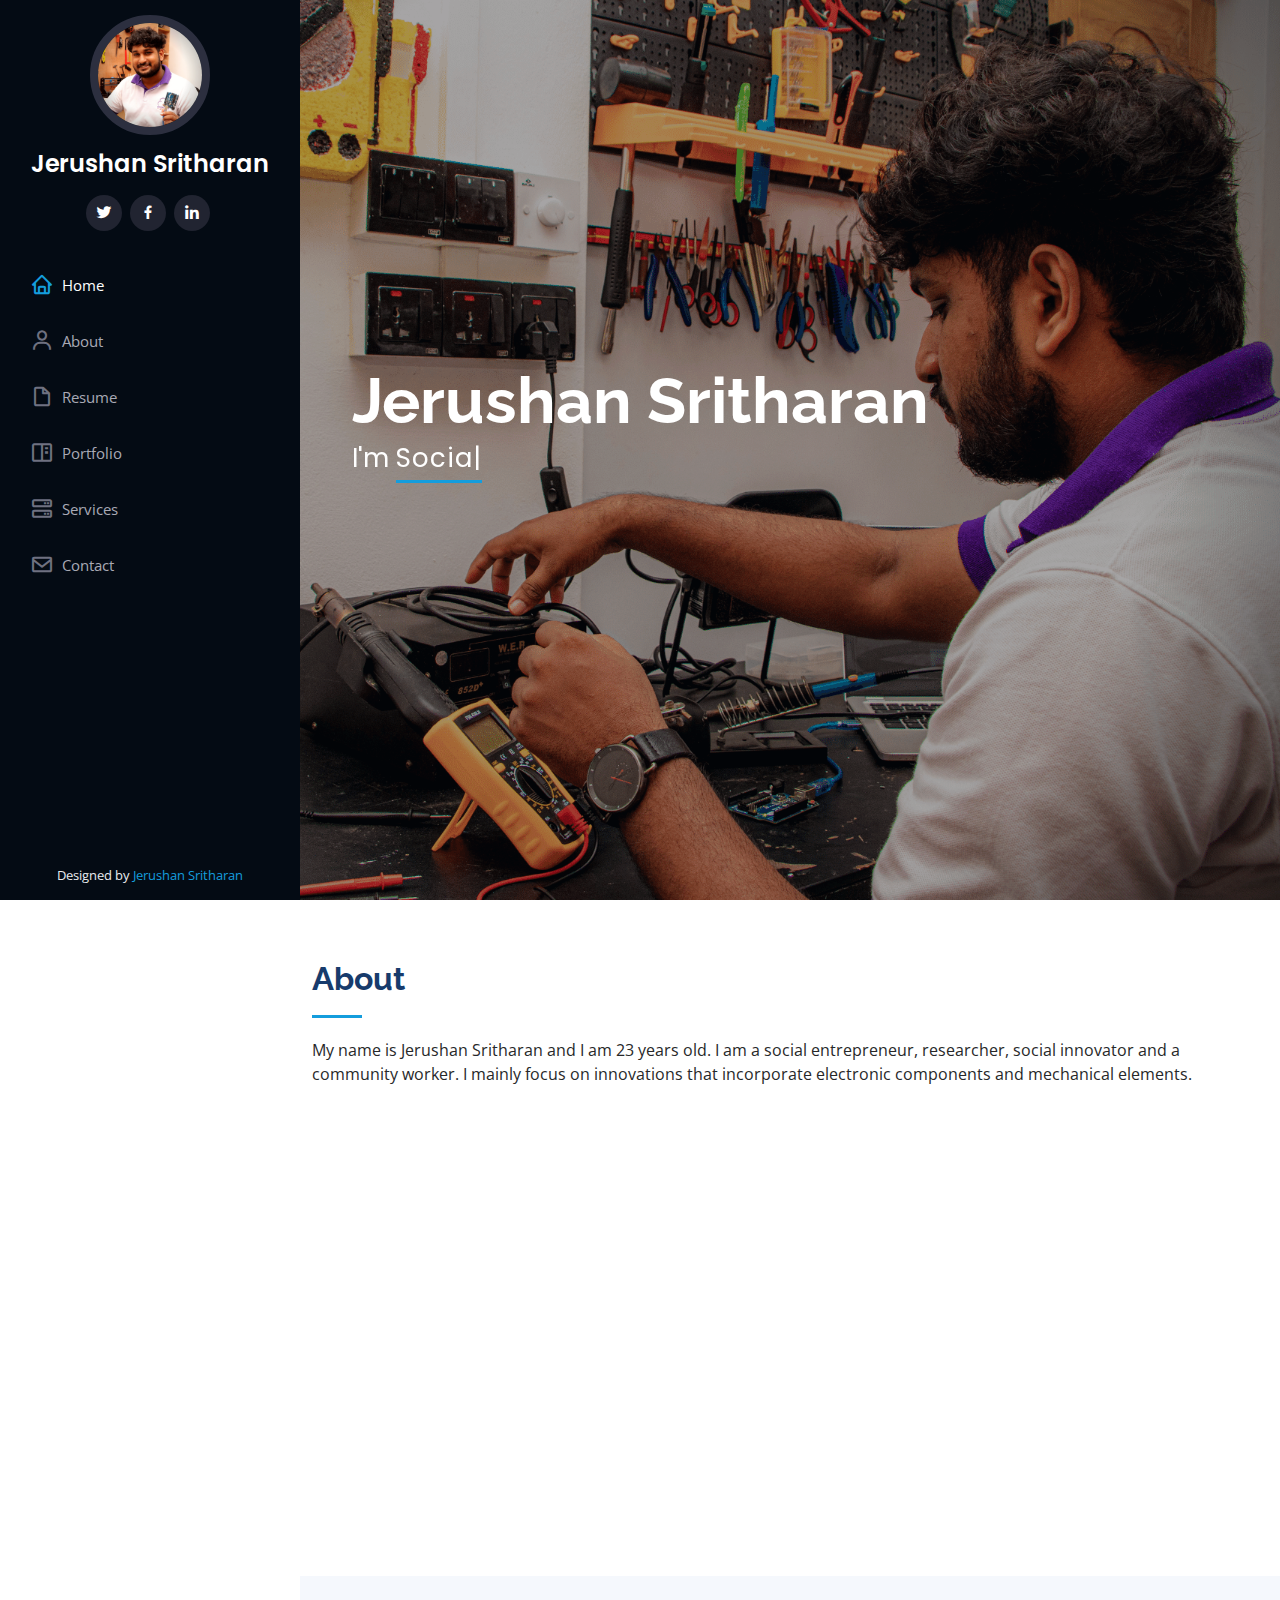
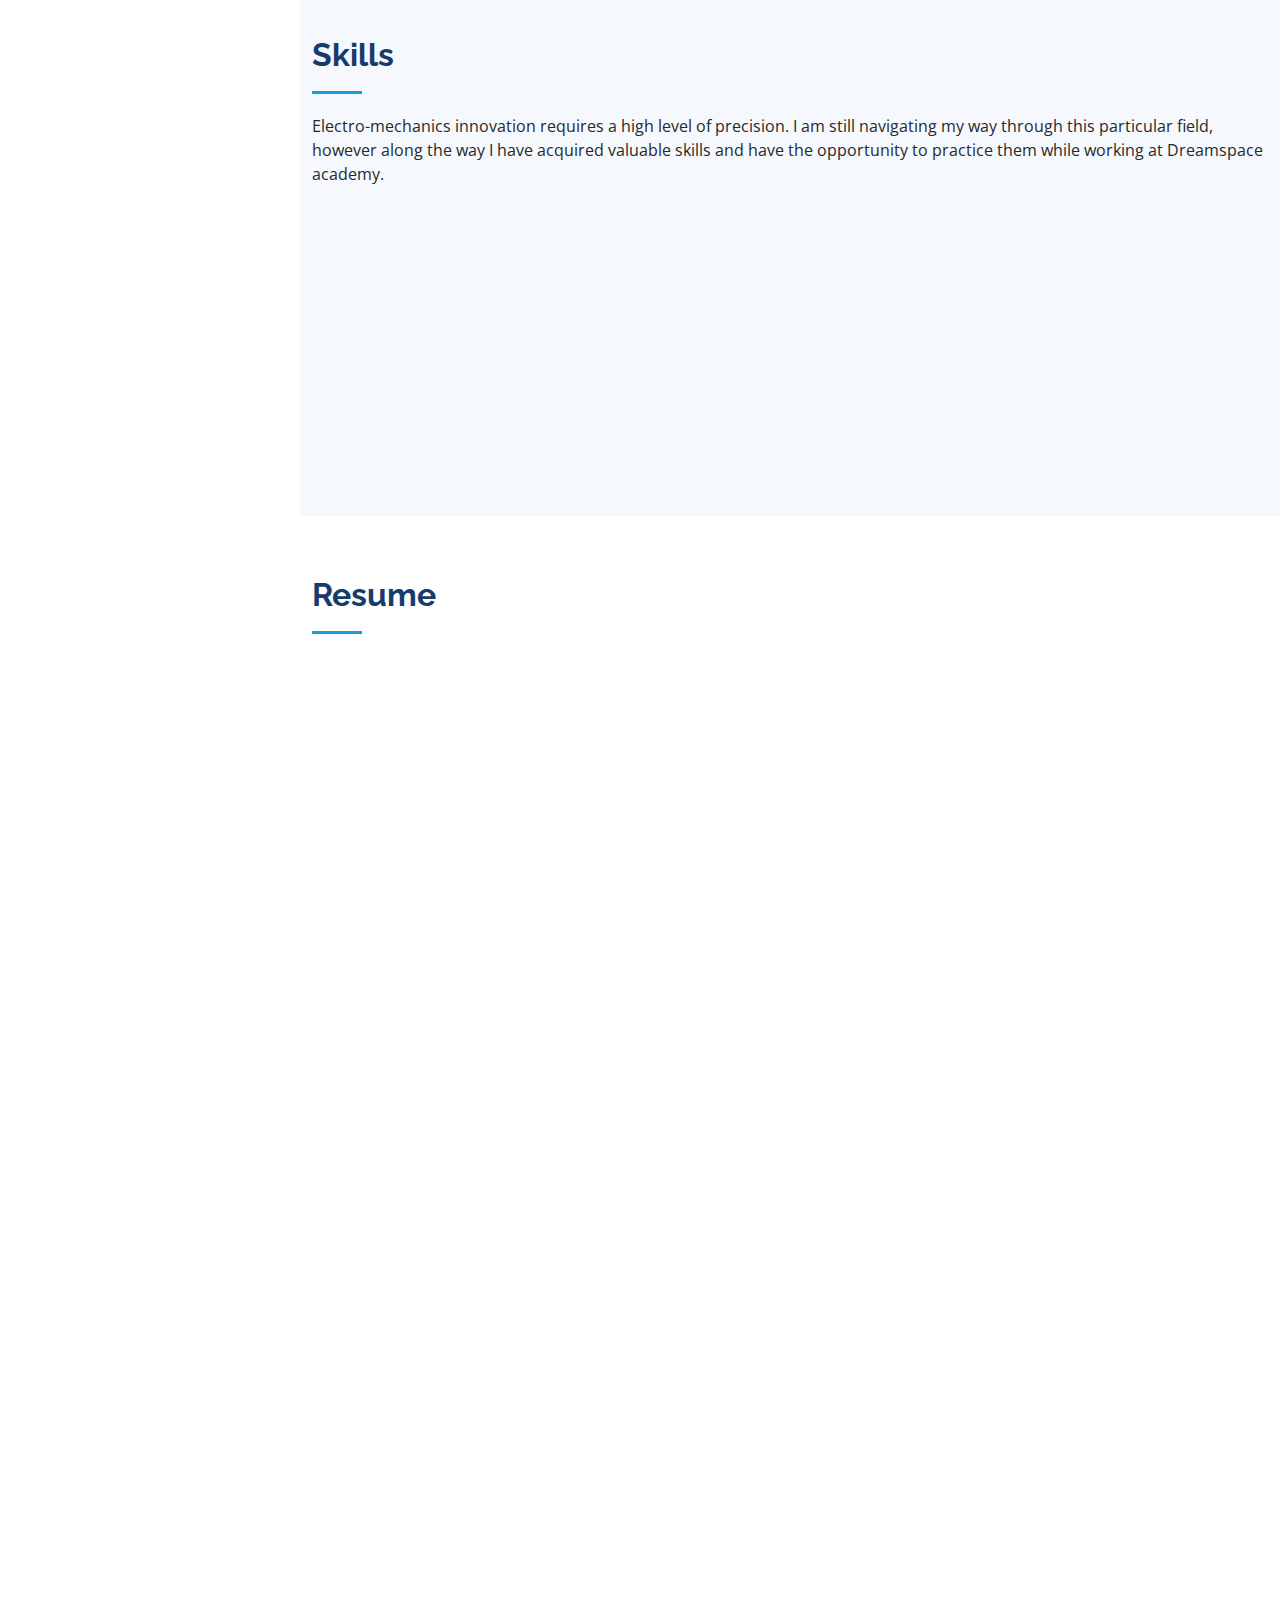
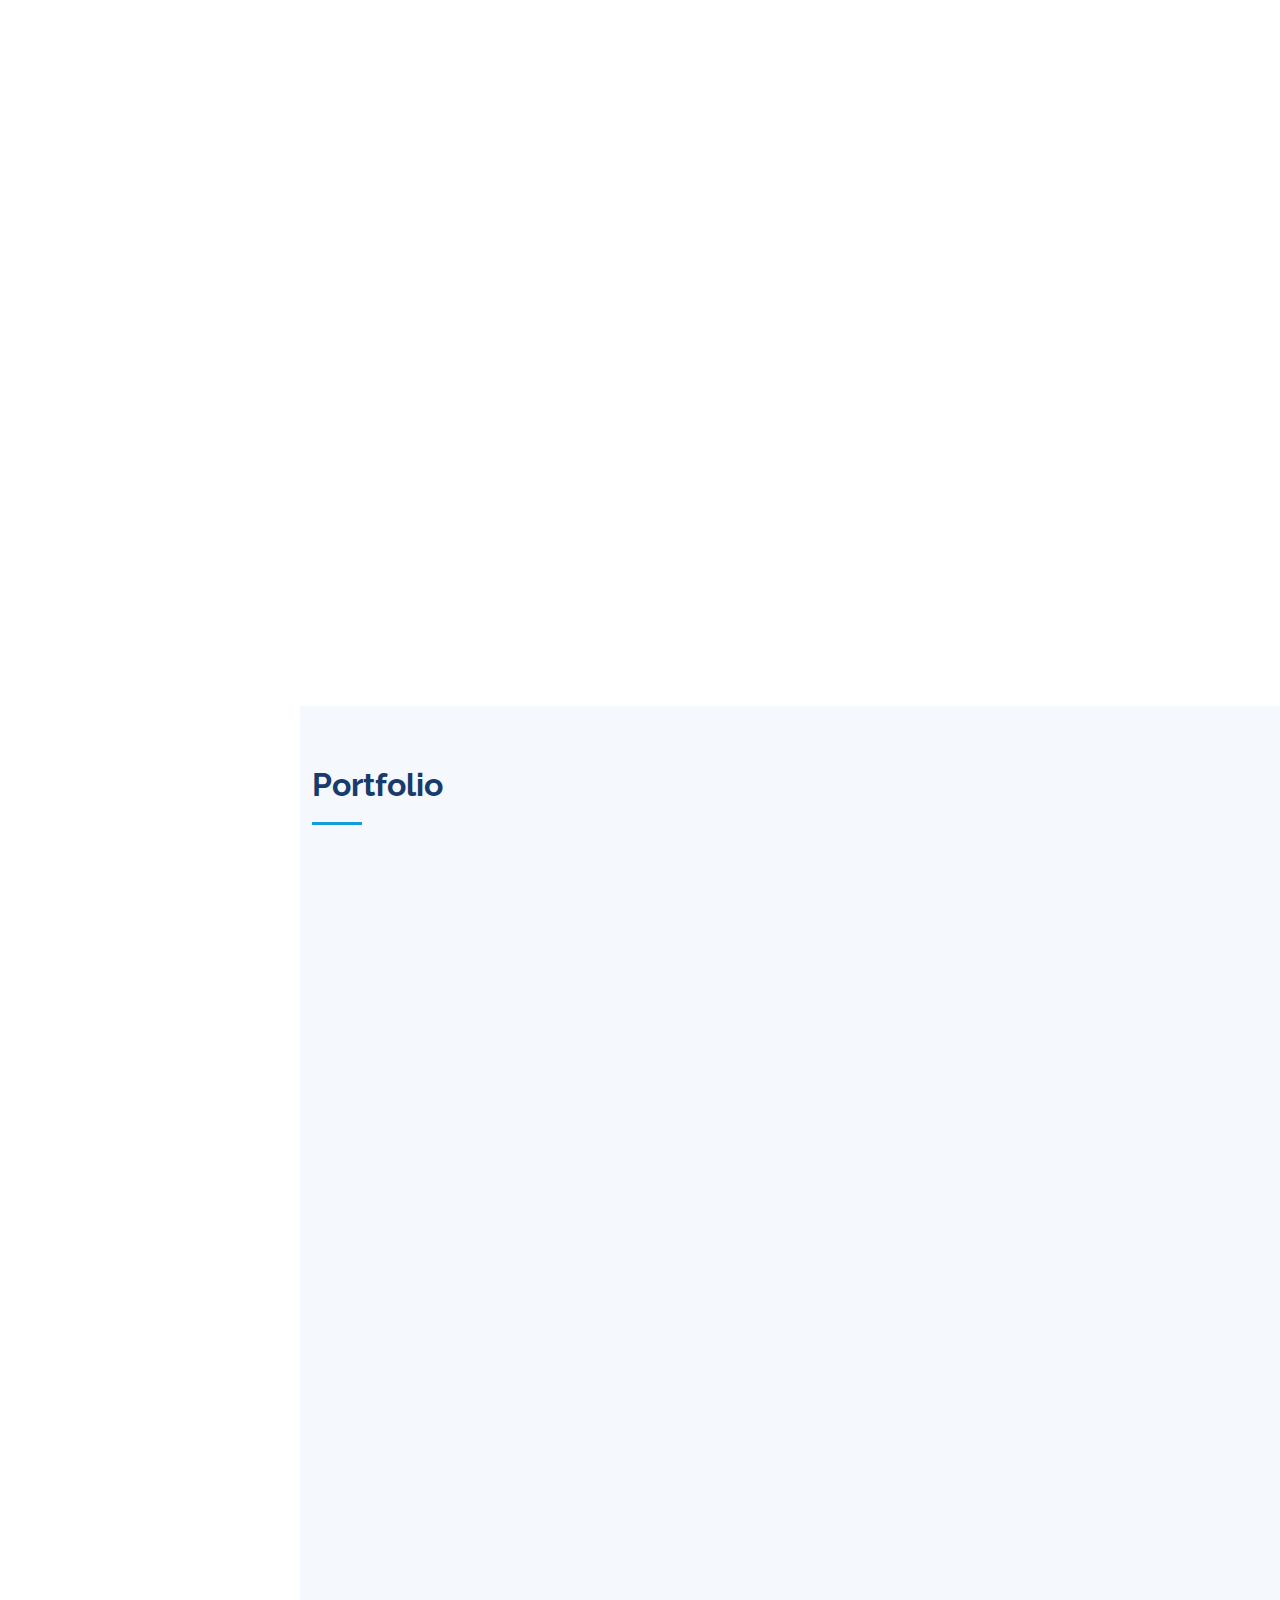
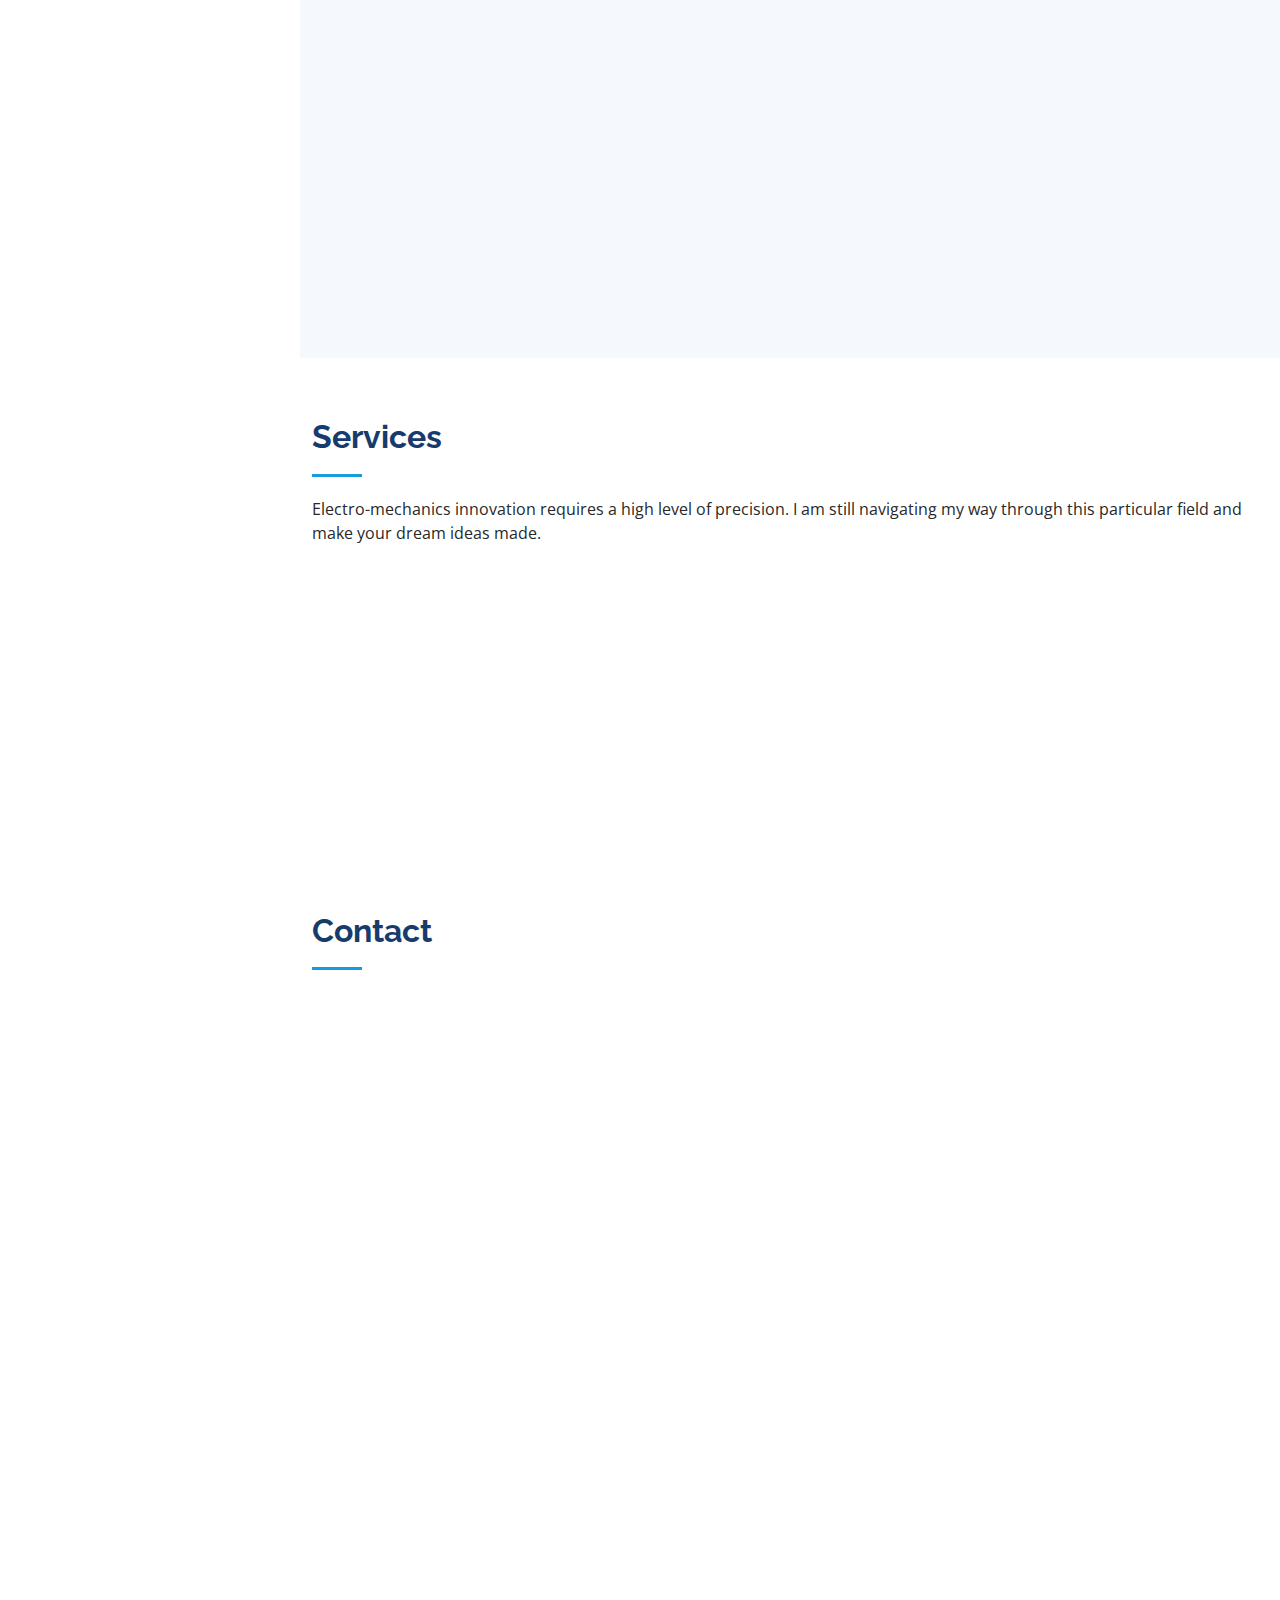
<file: index.html>
<!DOCTYPE html>
<html lang="en">

<head>
  <meta charset="utf-8">
  <meta content="width=device-width, initial-scale=1.0" name="viewport">

  <title>Jerushan Sritharan</title>
  <meta content="" name="description">
  <meta content="" name="keywords">

  <!-- Favicons -->
  <link href="" rel="icon">
  <link href="" rel="apple-touch-icon">

  <!-- Google Fonts -->
  <link href="https://fonts.googleapis.com/css?family=Open+Sans:300,300i,400,400i,600,600i,700,700i|Raleway:300,300i,400,400i,500,500i,600,600i,700,700i|Poppins:300,300i,400,400i,500,500i,600,600i,700,700i" rel="stylesheet">

  <!-- Vendor CSS Files -->
  <link href="assets/vendor/aos/aos.css" rel="stylesheet">
  <link href="assets/vendor/bootstrap/css/bootstrap.min.css" rel="stylesheet">
  <link href="assets/vendor/bootstrap-icons/bootstrap-icons.css" rel="stylesheet">
  <link href="assets/vendor/boxicons/css/boxicons.min.css" rel="stylesheet">
  <link href="assets/vendor/glightbox/css/glightbox.min.css" rel="stylesheet">
  <link href="assets/vendor/swiper/swiper-bundle.min.css" rel="stylesheet">

  <!-- Template Main CSS File -->
  <link href="assets/css/style.css" rel="stylesheet">

  <!-- =======================================================
  * Template Name: iPortfolio - v3.2.0
  * Template URL: https://bootstrapmade.com/iportfolio-bootstrap-portfolio-websites-template/
  * Author: BootstrapMade.com
  * License: https://bootstrapmade.com/license/
  ======================================================== -->
</head>

<body>

  <!-- ======= Mobile nav toggle button ======= -->
  <i class="bi bi-list mobile-nav-toggle d-xl-none"></i>

  <!-- ======= Header ======= -->
  <header id="header">
    <div class="d-flex flex-column">

      <div class="profile">
        <img src="assets\img\profil-new.png" alt="" class="img-fluid rounded-circle">
        <h1 class="text-light"><a href="index.html">Jerushan Sritharan</a></h1>
        <div class="social-links mt-3 text-center">
          <a href="https://twitter.com/sritharanjerus1" target="_blank" class="twitter"><i class="bx bxl-twitter"></i></a>
          <a href="https://www.facebook.com/jeru.roro/" target="_blank" class="facebook"><i class="bx bxl-facebook"></i></a>
          <a href="https://www.linkedin.com/in/jerushan-sritharan-9017011b4/" target="_blank" class="linkedin"><i class="bx bxl-linkedin"></i></a>
        </div>
      </div>

      <nav id="navbar" class="nav-menu navbar">
        <ul>
          <li><a href="#hero" class="nav-link scrollto active"><i class="bx bx-home"></i> <span>Home</span></a></li>
          <li><a href="#about" class="nav-link scrollto"><i class="bx bx-user"></i> <span>About</span></a></li>
          <li><a href="#resume" class="nav-link scrollto"><i class="bx bx-file-blank"></i> <span>Resume</span></a></li>
          <li><a href="#portfolio" class="nav-link scrollto"><i class="bx bx-book-content"></i> <span>Portfolio</span></a></li>
          <li><a href="#services" class="nav-link scrollto"><i class="bx bx-server"></i> <span>Services</span></a></li>
          <li><a href="#contact" class="nav-link scrollto"><i class="bx bx-envelope"></i> <span>Contact</span></a></li>
        </ul>
      </nav><!-- .nav-menu -->
    </div>
  </header><!-- End Header -->

  <!-- ======= Hero Section ======= -->
  <section id="hero" class="d-flex flex-column justify-content-center align-items-center">
    <div class="hero-container" data-aos="fade-in">
      <h1>Jerushan Sritharan</h1>
      <p>I'm <span class="typed" data-typed-items="Social Entrepreneur., Researcher., Social Innovator.,Community Worker."></span></p>
    </div>
  </section><!-- End Hero -->

  <main id="main">

    <!-- ======= About Section ======= -->
    <section id="about" class="about">
      <div class="container">

        <div class="section-title">
          <h2>About</h2>
          <p>My name is Jerushan Sritharan and I am 23 years old.
            I am a social entrepreneur, researcher, social innovator and a community worker.
            I mainly focus on innovations that incorporate electronic components and mechanical elements.

          </p>
        </div>

        <div class="row">
          <div class="col-lg-4" data-aos="fade-right">
            <img src="assets\img\profil-new.png" class="img-fluid" alt="">
          </div>
          <div class="col-lg-8 pt-4 pt-lg-0 content" data-aos="fade-left">
            <h3>Trainer Electronic & Mechanics.</h3>
            <br>
            <p >
              My ultimate goal is to broaden my electromechanical expertise and to provide a platform that promotes understanding of electronics and mechanics, as well as their value to disadvantaged communities.
            </p>
            <div class="row">
              <div class="col-lg-6">
                <ul>
                  <li><i class="bi bi-chevron-right"></i> <strong>Birthday :</strong> <span> 26 Nover 1998</span></li>
                  <li><i class="bi bi-chevron-right"></i> <strong>Website :</strong> <span> J G Electronics </span></li>
                  <li><i class="bi bi-chevron-right"></i> <strong>Phone :</strong> <span> +94762022624</span></li>
                  <li><i class="bi bi-chevron-right"></i> <strong>City :</strong> <span> Batticaloa, Srilanka</span></li>
                </ul>
              </div>
              <div class="col-lg-6">
                <ul>
                  <li><i class="bi bi-chevron-right"></i> <strong>Age :</strong> <span> 23</span></li>
                  <li><i class="bi bi-chevron-right"></i> <strong>Email :</strong> <span> srijeru98@gmail.com</span></li>

                </ul>
              </div>
            </div>
            <p>
              I am currently working full time in Dreamspace Academy as Electro-mechanical guardian.
              Dreamspace Academy is a place where technical innovation is utilised to address social issues and needs.
            </p>
          </div>
        </div>

      </div>
    </section><!-- End About Section -->


    <!-- ======= Skills Section ======= -->
    <section id="skills" class="skills section-bg">
      <div class="container">

        <div class="section-title">
          <h2>Skills</h2>
          <p>
            Electro-mechanics innovation requires a high level of precision.
            I am still navigating my way through this particular field,
            however along the way I have acquired valuable skills and have
            the opportunity to practice them while working at Dreamspace academy.
          </p>
        </div>

        <div class="row skills-content">

          <div class="col-lg-6" data-aos="fade-up">

            <div class="progress">
              <span class="skill">C/C++  <i class="val">90%</i></span>
              <div class="progress-bar-wrap">
                <div class="progress-bar" role="progressbar" aria-valuenow="90" aria-valuemin="0" aria-valuemax="100"></div>
              </div>
            </div>

            <div class="progress">
              <span class="skill"> CAD Designing <i class="val">95%</i></span>
              <div class="progress-bar-wrap">
                <div class="progress-bar" role="progressbar" aria-valuenow="95" aria-valuemin="0" aria-valuemax="100"></div>
              </div>
            </div>

            <div class="progress">
              <span class="skill"> PCB Designing<i class="val">75%</i></span>
              <div class="progress-bar-wrap">
                <div class="progress-bar" role="progressbar" aria-valuenow="75" aria-valuemin="0" aria-valuemax="100"></div>
              </div>
            </div>

            <div class="progress">
              <span class="skill">Electromechanical Prototyping<i class="val">85%</i></span>
              <div class="progress-bar-wrap">
                <div class="progress-bar" role="progressbar" aria-valuenow="85" aria-valuemin="0" aria-valuemax="100"></div>
              </div>
            </div>

    </section><!-- End Skills Section -->

    <!-- ======= Resume Section ======= -->
    <section id="resume" class="resume">
      <div class="container">

        <div class="section-title">
          <h2>Resume</h2>
          <p></p>
        </div>


        <div class="row">
          <div class="col-lg-6" data-aos="fade-up">
            <h3 class="resume-title">Sumary</h3>
            <div class="resume-item pb-0">
              <h4>Worked as an offset printing operator</h4>
              <h5>2017 - Jun to Dec </h5>
              <p><em>After completing my advanced level exam, I joined the Aathavan Press and worked industrial printing  machine operator.</em></p>
              <ul>
                <li>Operating the offset printing machine and also bookbinding </li>
              </ul>
            </div>

            <div class="resume-item">
            <h4>Works as a electronic lab guardian </h4>
            <h5>2020 Feb to present  </h5>
            <p><em>DreamSpace Academy  </em></p>
            <ul>
              <li>I had developed the electromechanical lab curriculum and run the workshops for DreamSPace Academy. 25 trainees have trained in that program.</ul>
          </div>


          <div class="resume-item">
          <h4>Works as a mechanical lab guardian </h4>
          <h5>2020 Sep to present </h5>
          <p><em>DreamSpace Academy  </em></p>
          <ul>
            <li>After completing that 6 months. DreamSpace Academy was given the promotion for electromechanical lab guardian. At that time I had developed the 3D designing and 3d printing curriculum and run the 3d drone designing online workshops for Dreamspacen Academy. </ul>
        </div>

          <div class="resume-item">
          <h4>Worked as a construction supervisor</h4>
          <h5>2019 - Jan to Oct </h5>
          <p><em>Shrimp Hatchery - Puthukudirippu - Batticaloa</em></p>
          <ul>
            <li>Supervising workers, subcontractors, and work activities and also managing and assessing safety hazards, preparing and presenting site inductions, safety briefings, regular inspections, resolving problems and implementing improvements, completing reports for site reports, organizing and overseeing external inspections, and first aid trained.</li>
            </ul>
          </div>


            <h3 class="resume-title">Education</h3>
            <div class="resume-item">
              <h4>Primary to Ordinary level completed</h4>
              <h5>2004 to 2014</h5>
              <p><em></em></p>
              <p></p>
            </div>

            <div class="resume-item">
              <h4>Advanced level completed </h4>
              <h5>2015 to 2017</h5>
              <p><em></em></p>
              <p></p>
            </div>

            <div class="resume-item">
              <h4>Construction supervisor course completed </h4>
              <h5>2018 to 2019 </h5>
              <p><em></em></p>
              <p></p>
            </div>

            <div class="resume-item">
              <h4>Complet the robotics course</h4>
              <h5>2019-2020 </h5>
              <p><em></em></p>
              <p></p>
            </div>
          </div>

          <div class="col-lg-6" data-aos="fade-up" data-aos-delay="100">
            <h3 class="resume-title">Professional woking Experience</h3>
            <div class="resume-item">
              <h4>CAD Designer</h4>
              <h5>2021 Sep to present</h5>
              <p><em>Experion, Berlin, Germany </em></p>
              <ul>
                <li>araCreat developing the science, engineering, sustainability, and arts, with the core expertise in research, development, and production of electro-mechanical embedded systems and digital products.</li>
              </ul>
            </div>

            <div class="resume-item">
              <h4> Head of Operations - Machine Building Space</h4>
              <h5> 2020 Dec to Present </h5>
              <p><em>Trash for Trade </em></p>
              <ul>
                <li>Trash for Trade is a Plastic Upcycling Social Enterprise. It is a social innovation idea developed from an open-source community, ‘Precious Plastic’ with the support of DreamSpace Academy. We have taken upon this initiative using the upcycling machinery our team has built.</li>
              </ul>
            </div>

            <div class="resume-item">
              <h4> Works as a technical officer</h4>
              <h5></h5>
              <p><em>OceanBiome </em></p>
              <ul>
                <li>OceanBiome is a community of talents with a focus on ocean research to map the path to engage in Ocean Protection to enable the next generation of leaders to engage in ocean literacy and stewardship to become ocean ambassadors in Sri Lanka.</li>
              </ul>
            </div>

            <div class="resume-item">
              <h4>Construction Technical officer</h4>
              <h5>2021-07-01 started and completed 2021-12-15</h5>
              <p><em> DreamSpace Collective-Container-Based Electromechanical Lab</em></p>
              <ul>
                <li>Collective the main purpose is to develop and be given electro-mechanical engineering services.</li>
                <li>At that time we didn't have much space for mechanical workspace. also, we have to work on some community-based electromechanical development projects. so we did develop the container-based electromechanical space.</li>
              </ul>
            </div>
          </div>
        </div>

      </div>
    </section><!-- End Resume Section -->

    <!-- ======= Portfolio Section ======= -->
    <section id="portfolio" class="portfolio section-bg">
      <div class="container">

        <div class="section-title">
          <h2>Portfolio</h2>
          <p></p>
        </div>

        <div class="row" data-aos="fade-up">
          <div class="col-lg-12 d-flex justify-content-center">
            <ul id="portfolio-flters">
              <li data-filter="*" class="filter-active">All</li>
            </ul>
          </div>
        </div>

        <div class="row portfolio-container" data-aos="fade-up" data-aos-delay="100">

          <div class="col-lg-4 col-md-6 portfolio-item filter-app">
            <div class="portfolio-wrap">
              <img src="assets\img\projects\drone.png" class="img-fluid" alt="">
              <div class="portfolio-links">
                <a href="assets\img\projects\drone.png" data-gallery="portfolioGallery" class="portfolio-lightbox" title="Drone Design"><i class="bx bx-plus"></i></a>
                <a href="https://www.facebook.com/Jeru88/videos/1238239973298690" width="500" height="470" style="border:none;overflow:hidden" scrolling="no" frameborder="0" allowfullscreen="true" allow="autoplay; clipboard-write; encrypted-media; picture-in-picture; web-share" target="_blank" title="More Details"><i class="bx bx-link"></i></a>
              </div>
            </div>
          </div>

          <div class="col-lg-4 col-md-6 portfolio-item filter-web">
            <div class="portfolio-wrap">
              <img src="assets\img\portfolio\robotics=prosthetic-hand.JPG" class="img-fluid" alt="">
              <div class="portfolio-links">
                <a href="assets\img\portfolio\robotics=prosthetic-hand.JPG" data-gallery="portfolioGallery" class="portfolio-lightbox" title="Robotics Prosthetic Hand"><i class="bx bx-plus"></i></a>
                <a href="https://youtu.be/WdHWxlDmHo0" target="_blank" title="More Details"><i class="bx bx-link"></i></a>
              </div>
            </div>
          </div>

          <div class="col-lg-4 col-md-6 portfolio-item filter-app">
            <div class="portfolio-wrap">
              <img src="assets\img\projects\lamy.png" class="img-fluid" alt="">
              <div class="portfolio-links">
                <a href="assets\img\projects\lamy.png" data-gallery="portfolioGallery" class="portfolio-lightbox" title="Time Tracking Cube "><i class="bx bx-plus"></i></a>
                <a href="https://dreamspace.academy/pages/1-0-index.php" target="_blank" title="More Details"><i class="bx bx-link"></i></a>
              </div>
            </div>
          </div>

          <div class="col-lg-4 col-md-6 portfolio-item filter-card">
            <div class="portfolio-wrap">
              <img src="assets\img\projects\incupater-01.jpg" class="img-fluid" alt="">
              <div class="portfolio-links">
                <a href="assets\img\projects\incupater-01.jpg" data-gallery="portfolioGallery" class="portfolio-lightbox" title="Automatic Incupater"><i class="bx bx-plus"></i></a>
                <a href="https://www.youtube.com/playlist?list=PLX2W7qnns9_jV0ZbMYnF0ZDT81Z2qKI_d"target="_blank" title="More Details"><i class="bx bx-link"></i></a>
              </div>
            </div>
          </div>

          <div class="col-lg-4 col-md-6 portfolio-item filter-web">
            <div class="portfolio-wrap">
              <img src="assets\img\projects\2d-plotter (1).jpg" class="img-fluid" alt="">
              <div class="portfolio-links">
                <a href="assets\img\projects\2d-plotter (1).jpg" data-gallery="portfolioGallery" class="portfolio-lightbox" title="2D Drawing Plotter  "><i class="bx bx-plus"></i></a>
                <a href="https://github.com/Jerushan-jeru/mini-cnc-2d-plotter" target="_blank" title="More Details"><i class="bx bx-link"></i></a>
              </div>
            </div>
          </div>

          <div class="col-lg-4 col-md-6 portfolio-item filter-app">
            <div class="portfolio-wrap">
              <img src="assets\img\projects\dsa-collective.jpg" class="img-fluid" alt="">
              <div class="portfolio-links">
                <a href="assets\img\projects\dsa-collective.jpg" data-gallery="portfolioGallery" class="portfolio-lightbox" title="Electromachanics Engniaring Service"><i class="bx bx-plus"></i></a>
                <a href="https://dreamspace.academy/pages/1-0-index.php" target="_blank" title="More Details"><i class="bx bx-link"></i></a>
              </div>
            </div>
          </div>

          <div class="col-lg-4 col-md-6 portfolio-item filter-card">
            <div class="portfolio-wrap">
              <img src="assets\img\projects\obstacle-avoiding-robot.jpg" class="img-fluid" alt="">
              <div class="portfolio-links">
                <a href="assets\img\projects\obstacle-avoiding-robot.jpg" data-gallery="portfolioGallery" class="portfolio-lightbox" title="Obstacle Avoiding Robot"><i class="bx bx-plus"></i></a>
                <a href="https://youtu.be/4IT7BBwIdXM" target="_blank" title="More Details"><i class="bx bx-link"></i></a>
              </div>
            </div>
          </div>

          <div class="col-lg-4 col-md-6 portfolio-item filter-card">
            <div class="portfolio-wrap">
              <img src="assets\img\projects\automatic-water-lavel-indecter-P.jpg" class="img-fluid" alt="">
              <div class="portfolio-links">
                <a href="assets\img\projects\automatic-water-lavel-indecter-P.jpg" data-gallery="portfolioGallery" class="portfolio-lightbox" title="PCB Design"><i class="bx bx-plus"></i></a>
                <a href="https://www.youtube.com/playlist?list=PLX2W7qnns9_iRsCy-bIa2WlMotEe5EHTI" target="_blank" title="More Details"><i class="bx bx-link"></i></a>
              </div>
            </div>
          </div>

          <div class="col-lg-4 col-md-6 portfolio-item filter-card">
            <div class="portfolio-wrap">
              <img src="assets\img\projects\mini-plotter.jpg" class="img-fluid" alt="">
              <div class="portfolio-links">
                <a href="assets\img\projects\mini-plotter.jpg" data-gallery="portfolioGallery" class="portfolio-lightbox" title="Mini Drawing Plotter"><i class="bx bx-plus"></i></a>
                <a href="https://github.com/Jerushan-jeru/dreamspace-mini-cnc-plotter-project" target="_blank" title="More Details"><i class="bx bx-link"></i></a>
              </div>
            </div>
          </div>




        </div>

      </div>
    </section><!-- End Portfolio Section -->

    <!-- ======= Services Section ======= -->
    <section id="services" class="services">
      <div class="container">

        <div class="section-title">
          <h2>Services</h2>
          <p> Electro-mechanics innovation requires a high level of precision. I am still navigating my way through this particular field and  make your dream ideas made.</p>
        </div>

        <div class="row">
          <div class="col-lg-4 col-md-6 icon-box" data-aos="fade-up">
            <div class="icon"><i class="bi bi-tools"></i></div>
            <h4 class="title"><a href="">Mechanical Design</a></h4>
            <p class="description"> CAD, CAM, DFM </p>
          </div>
          <div class="col-lg-4 col-md-6 icon-box" data-aos="fade-up" data-aos-delay="100">
            <div class="icon"><i class="bi bi-cpu-fill"></i></div>
            <h4 class="title"><a href=""> Electronics Design</a></h4>
            <p class="description"> Prototype, PCB </p>
          </div>
          <div class="col-lg-4 col-md-6 icon-box" data-aos="fade-up" data-aos-delay="200">
            <div class="icon"><i class="bi bi-bicycle"></i></div>
            <h4 class="title"><a href="">Manufacturing</a></h4>
            <p class="description">Electronics, Plastics, Metal, Wood</p>
          </div>
          <div class="col-lg-4 col-md-6 icon-box" data-aos="fade-up" data-aos-delay="300">
            <div class="icon"><i class="bi bi-gear-fill"></i></div>
            <h4 class="title"><a href="">Embedded Systems</a></h4>
            <p class="description">IoT, Firmware </p>
          </div>
      </div>
    </section><!-- End Services Section -->



    <!-- ======= Contact Section ======= -->
    <section id="contact" class="contact">
      <div class="container">

        <div class="section-title">
          <h2>Contact</h2>
          <p></p>
        </div>

        <div class="row" data-aos="fade-in">

          <div class="col-lg-5 d-flex align-items-stretch">
            <div class="info">
              <div class="address">
                <i class="bi bi-geo-alt"></i>
                <h4>Location:</h4>
                <p>7A, Saravana Road, Kallady Batticaloa, Sri Lanka</p>
              </div>

              <div class="email">
                <i class="bi bi-envelope"></i>
                <h4>Email:</h4>
                <p>srijeru98@gmail.com</p>
              </div>

              <div class="phone">
                <i class="bi bi-phone"></i>
                <h4>Call:</h4>
                <p>+94754490733</p>
              </div>

<iframe src="https://www.google.com/maps/embed?pb=!1m18!1m12!1m3!1d3953.6921912861835!2d81.7088876141322!3d7.716138710291598!2m3!1f0!2f0!3f0!3m2!1i1024!2i768!4f13.1!3m3!1m2!1s0x3afacd9e33341515%3A0xa716d85248eadbf9!2sDreamSpace%20Academy!5e0!3m2!1sen!2slk!4v1641283125623!5m2!1sen!2slk" width="400" height="300" style="border:0;" allowfullscreen="" loading="lazy"></iframe> </div>
          </div>



          <div class="col-lg-7 mt-5 mt-lg-0 d-flex align-items-stretch">
            <form action="https://docs.google.com/forms/u/0/d/e/1FAIpQLSeNvOaPnEESz2zEKCtk9yUe0z7ixsz7zV9PbbAW8K9Un1DvRw" method="post" role="form" onsubmit="return window.submitGoogleForm(this)" class="php-email-form">
              <div class="row">
                <div class="form-group col-md-6">
                  <label for="name">Your Name</label>
                  <input type="text" name="entry.1043209730" class="form-control" id="name" required>
                </div>
                <div class="form-group col-md-6">
                  <label for="name">Your Email</label>
                  <input type="email" class="form-control" name="entry.532533837" id="email" required>
                </div>
              </div>
              <div class="form-group">
                <label for="name">Subject</label>
                <input type="text" class="form-control" name="entry.673308928" id="subject" required>
              </div>
              <div class="form-group">
                <label for="name">Message</label>
                <textarea class="form-control" name="entry.846543282" rows="10" id="message" required></textarea>
              </div>
              <div class="my-3">
                <div class="loading">Loading</div>
                <div class="error-message"></div>
                <div class="sent-message">Your message has been sent. Thank you!</div>
              </div>
              <div class="text-center"><button type="submit">Send Message</button></div>
            </form>
          </div>

        </div>

      </div>
    </section><!-- End Contact Section -->

  </main><!-- End #main -->

  <!-- ======= Footer ======= -->
  <footer id="footer">
    <div class="container">
      <div class="copyright">
       <strong><span></span></strong>
      </div>
      <div class="credits">
        <!-- All the links in the footer should remain intact. -->
        <!-- You can delete the links only if you purchased the pro version. -->
        <!-- Licensing information: https://bootstrapmade.com/license/ -->
        <!-- Purchase the pro version with working PHP/AJAX contact form: https://bootstrapmade.com/iportfolio-bootstrap-portfolio-websites-template/ -->
        Designed by <a href="https://jerushan-jeru.github.io/Jerushan.info/">Jerushan Sritharan</a>
      </div>
    </div>
  </footer><!-- End  Footer -->

  <a href="#" class="back-to-top d-flex align-items-center justify-content-center"><i class="bi bi-arrow-up-short"></i></a>

  <!-- Vendor JS Files -->
  <script src="assets/vendor/aos/aos.js"></script>
  <script src="assets/vendor/bootstrap/js/bootstrap.bundle.min.js"></script>
  <script src="assets/vendor/glightbox/js/glightbox.min.js"></script>
  <script src="assets/vendor/isotope-layout/isotope.pkgd.min.js"></script>
  <script src="assets/vendor/php-email-form/validate.js"></script>
  <script src="assets/vendor/purecounter/purecounter.js"></script>
  <script src="assets/vendor/swiper/swiper-bundle.min.js"></script>
  <script src="assets/vendor/typed.js/typed.min.js"></script>
  <script src="assets/vendor/waypoints/noframework.waypoints.js"></script>

  <!-- Template Main JS File -->
  <script src="assets/js/main.js"></script>

  <!-- Contact JS File -->
  <script src="assets/js/contact.js"></script>
</body>

</html>
</file>
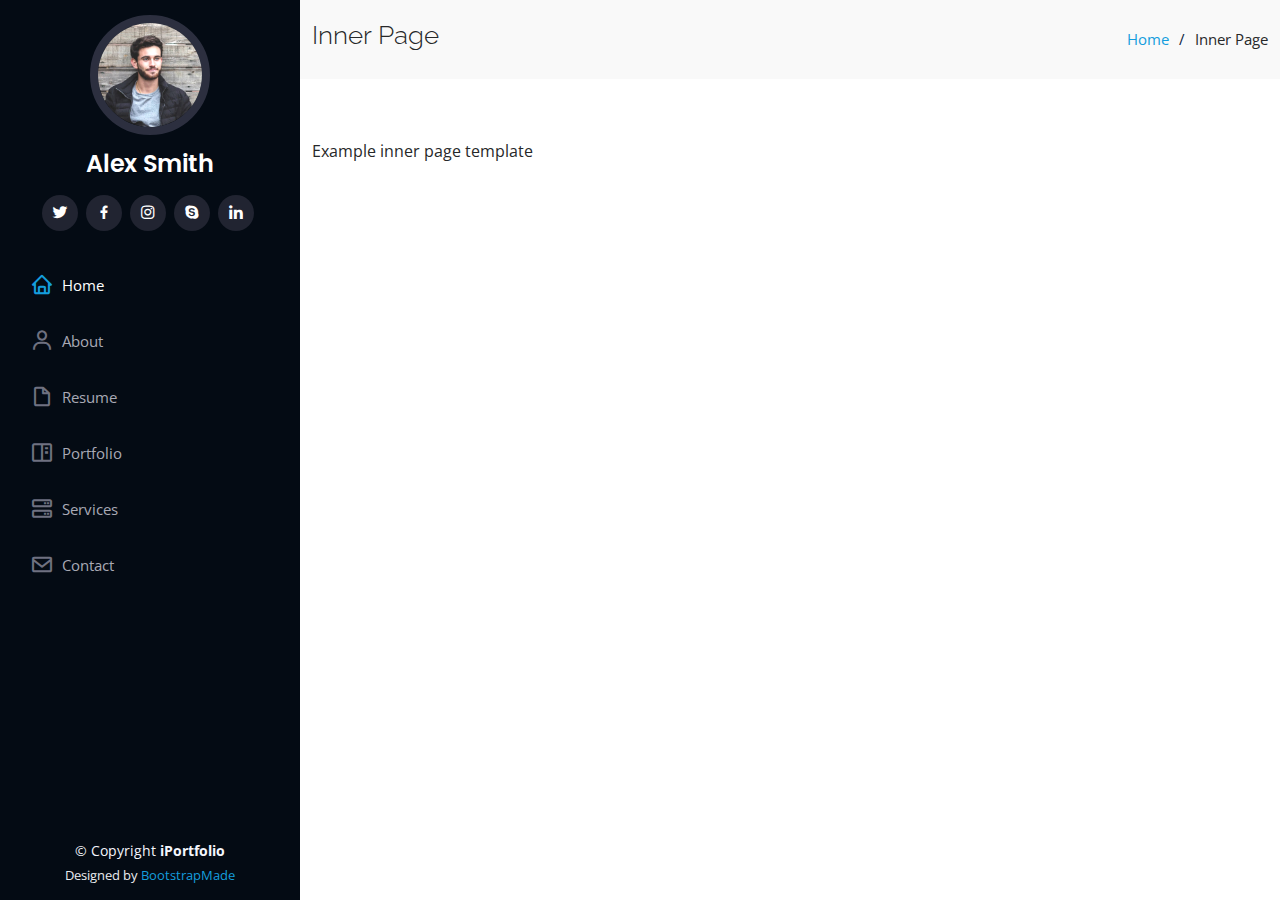
<file: inner-page.html>
<!DOCTYPE html>
<html lang="en">

<head>
  <meta charset="utf-8">
  <meta content="width=device-width, initial-scale=1.0" name="viewport">

  <title>Inner Page - iPortfolio Bootstrap Template</title>
  <meta content="" name="description">
  <meta content="" name="keywords">

  <!-- Favicons -->
  <link href="assets/img/favicon.png" rel="icon">
  <link href="assets/img/apple-touch-icon.png" rel="apple-touch-icon">

  <!-- Google Fonts -->
  <link href="https://fonts.googleapis.com/css?family=Open+Sans:300,300i,400,400i,600,600i,700,700i|Raleway:300,300i,400,400i,500,500i,600,600i,700,700i|Poppins:300,300i,400,400i,500,500i,600,600i,700,700i" rel="stylesheet">

  <!-- Vendor CSS Files -->
  <link href="assets/vendor/aos/aos.css" rel="stylesheet">
  <link href="assets/vendor/bootstrap/css/bootstrap.min.css" rel="stylesheet">
  <link href="assets/vendor/bootstrap-icons/bootstrap-icons.css" rel="stylesheet">
  <link href="assets/vendor/boxicons/css/boxicons.min.css" rel="stylesheet">
  <link href="assets/vendor/glightbox/css/glightbox.min.css" rel="stylesheet">
  <link href="assets/vendor/swiper/swiper-bundle.min.css" rel="stylesheet">

  <!-- Template Main CSS File -->
  <link href="assets/css/style.css" rel="stylesheet">

  <!-- =======================================================
  * Template Name: iPortfolio - v3.2.0
  * Template URL: https://bootstrapmade.com/iportfolio-bootstrap-portfolio-websites-template/
  * Author: BootstrapMade.com
  * License: https://bootstrapmade.com/license/
  ======================================================== -->
</head>

<body>

  <!-- ======= Mobile nav toggle button ======= -->
  <i class="bi bi-list mobile-nav-toggle d-xl-none"></i>

  <!-- ======= Header ======= -->
  <header id="header">
    <div class="d-flex flex-column">

      <div class="profile">
        <img src="assets/img/profile-img.jpg" alt="" class="img-fluid rounded-circle">
        <h1 class="text-light"><a href="index.html">Alex Smith</a></h1>
        <div class="social-links mt-3 text-center">
          <a href="#" class="twitter"><i class="bx bxl-twitter"></i></a>
          <a href="#" class="facebook"><i class="bx bxl-facebook"></i></a>
          <a href="#" class="instagram"><i class="bx bxl-instagram"></i></a>
          <a href="#" class="google-plus"><i class="bx bxl-skype"></i></a>
          <a href="#" class="linkedin"><i class="bx bxl-linkedin"></i></a>
        </div>
      </div>

      <nav id="navbar" class="nav-menu navbar">
        <ul>
          <li><a href="#hero" class="nav-link scrollto active"><i class="bx bx-home"></i> <span>Home</span></a></li>
          <li><a href="#about" class="nav-link scrollto"><i class="bx bx-user"></i> <span>About</span></a></li>
          <li><a href="#resume" class="nav-link scrollto"><i class="bx bx-file-blank"></i> <span>Resume</span></a></li>
          <li><a href="#portfolio" class="nav-link scrollto"><i class="bx bx-book-content"></i> <span>Portfolio</span></a></li>
          <li><a href="#services" class="nav-link scrollto"><i class="bx bx-server"></i> <span>Services</span></a></li>
          <li><a href="#contact" class="nav-link scrollto"><i class="bx bx-envelope"></i> <span>Contact</span></a></li>
        </ul>
      </nav><!-- .nav-menu -->
    </div>
  </header><!-- End Header -->

  <main id="main">

    <!-- ======= Breadcrumbs ======= -->
    <section class="breadcrumbs">
      <div class="container">

        <div class="d-flex justify-content-between align-items-center">
          <h2>Inner Page</h2>
          <ol>
            <li><a href="index.html">Home</a></li>
            <li>Inner Page</li>
          </ol>
        </div>

      </div>
    </section><!-- End Breadcrumbs -->

    <section class="inner-page">
      <div class="container">
        <p>
          Example inner page template
        </p>
      </div>
    </section>

  </main><!-- End #main -->

  <!-- ======= Footer ======= -->
  <footer id="footer">
    <div class="container">
      <div class="copyright">
        &copy; Copyright <strong><span>iPortfolio</span></strong>
      </div>
      <div class="credits">
        <!-- All the links in the footer should remain intact. -->
        <!-- You can delete the links only if you purchased the pro version. -->
        <!-- Licensing information: https://bootstrapmade.com/license/ -->
        <!-- Purchase the pro version with working PHP/AJAX contact form: https://bootstrapmade.com/iportfolio-bootstrap-portfolio-websites-template/ -->
        Designed by <a href="https://bootstrapmade.com/">BootstrapMade</a>
      </div>
    </div>
  </footer><!-- End  Footer -->

  <a href="#" class="back-to-top d-flex align-items-center justify-content-center"><i class="bi bi-arrow-up-short"></i></a>

  <!-- Vendor JS Files -->
  <script src="assets/vendor/aos/aos.js"></script>
  <script src="assets/vendor/bootstrap/js/bootstrap.bundle.min.js"></script>
  <script src="assets/vendor/glightbox/js/glightbox.min.js"></script>
  <script src="assets/vendor/isotope-layout/isotope.pkgd.min.js"></script>
  <script src="assets/vendor/php-email-form/validate.js"></script>
  <script src="assets/vendor/purecounter/purecounter.js"></script>
  <script src="assets/vendor/swiper/swiper-bundle.min.js"></script>
  <script src="assets/vendor/typed.js/typed.min.js"></script>
  <script src="assets/vendor/waypoints/noframework.waypoints.js"></script>

  <!-- Template Main JS File -->
  <script src="assets/js/main.js"></script>

</body>

</html>
</file>
<file: assets/css/style.css>
/**
* Template Name: iPortfolio - v3.2.0
* Template URL: https://bootstrapmade.com/iportfolio-bootstrap-portfolio-websites-template/
* Author: BootstrapMade.com
* License: https://bootstrapmade.com/license/
*/

/*--------------------------------------------------------------
# General
--------------------------------------------------------------*/
body {
  font-family: "Open Sans", sans-serif;
  color: #272829;
}

a {
  color: #149ddd;
  text-decoration: none;
}

a:hover {
  color: #37b3ed;
  text-decoration: none;
}

h1, h2, h3, h4, h5, h6 {
  font-family: "Raleway", sans-serif;
}

/*--------------------------------------------------------------
# Back to top button
--------------------------------------------------------------*/
.back-to-top {
  position: fixed;
  visibility: hidden;
  opacity: 0;
  right: 15px;
  bottom: 15px;
  z-index: 996;
  background: #149ddd;
  width: 40px;
  height: 40px;
  border-radius: 50px;
  transition: all 0.4s;
}

.back-to-top i {
  font-size: 28px;
  color: #fff;
  line-height: 0;
}

.back-to-top:hover {
  background: #2eafec;
  color: #fff;
}

.back-to-top.active {
  visibility: visible;
  opacity: 1;
}

/*--------------------------------------------------------------
# Header
--------------------------------------------------------------*/
#header {
  position: fixed;
  top: 0;
  left: 0;
  bottom: 0;
  width: 300px;
  transition: all ease-in-out 0.5s;
  z-index: 9997;
  transition: all 0.5s;
  padding: 0 15px;
  background: #040b14;
  overflow-y: auto;
}

#header .profile img {
  margin: 15px auto;
  display: block;
  width: 120px;
  border: 8px solid #2c2f3f;
}

#header .profile h1 {
  font-size: 24px;
  margin: 0;
  padding: 0;
  font-weight: 600;
  -moz-text-align-last: center;
  text-align-last: center;
  font-family: "Poppins", sans-serif;
}

#header .profile h1 a, #header .profile h1 a:hover {
  color: #fff;
  text-decoration: none;
}

#header .profile .social-links a {
  font-size: 18px;
  display: inline-block;
  background: #212431;
  color: #fff;
  line-height: 1;
  padding: 8px 0;
  margin-right: 4px;
  border-radius: 50%;
  text-align: center;
  width: 36px;
  height: 36px;
  transition: 0.3s;
}

#header .profile .social-links a:hover {
  background: #149ddd;
  color: #fff;
  text-decoration: none;
}

#main {
  margin-left: 300px;
}

@media (max-width: 1199px) {
  #header {
    left: -300px;
  }
  #main {
    margin-left: 0;
  }
}

/*--------------------------------------------------------------
# Navigation Menu
--------------------------------------------------------------*/
/* Desktop Navigation */
.nav-menu {
  padding: 30px 0 0 0;
}

.nav-menu * {
  margin: 0;
  padding: 0;
  list-style: none;
}

.nav-menu > ul > li {
  position: relative;
  white-space: nowrap;
}

.nav-menu a {
  display: flex;
  align-items: center;
  color: #a8a9b4;
  padding: 12px 15px;
  margin-bottom: 8px;
  transition: 0.3s;
  font-size: 15px;
}

.nav-menu a i {
  font-size: 24px;
  padding-right: 8px;
  color: #6f7180;
}

.nav-menu a:hover, .nav-menu .active, .nav-menu li:hover > a {
  text-decoration: none;
  color: #fff;
}

.nav-menu a:hover i, .nav-menu .active i, .nav-menu li:hover > a i {
  color: #149ddd;
}

/* Mobile Navigation */
.mobile-nav-toggle {
  position: fixed;
  right: 15px;
  top: 15px;
  z-index: 9998;
  border: 0;
  font-size: 24px;
  transition: all 0.4s;
  outline: none !important;
  background-color: #149ddd;
  color: #fff;
  width: 40px;
  height: 40px;
  display: inline-flex;
  align-items: center;
  justify-content: center;
  line-height: 0;
  border-radius: 50px;
  cursor: pointer;
}

.mobile-nav-active {
  overflow: hidden;
}

.mobile-nav-active #header {
  left: 0;
}

/*--------------------------------------------------------------
# Hero Section
--------------------------------------------------------------*/
#hero {
  width: 100%;
  height: 100vh;
  background: url("../img/new-image.png") top center;
  background-size: cover;
}

#hero:before {
  content: "";
  background: rgba(5, 13, 24, 0.3);
  position: absolute;
  bottom: 0;
  top: 0;
  left: 0;
  right: 0;
  z-index: 1;
}

#hero .hero-container {
  position: relative;
  z-index: 2;
  min-width: 300px;
}

#hero h1 {
  margin: 0 0 10px 0;
  font-size: 64px;
  font-weight: 700;
  line-height: 56px;
  color: #fff;
}

#hero p {
  color: #fff;
  margin-bottom: 50px;
  font-size: 26px;
  font-family: "Poppins", sans-serif;
}

#hero p span {
  color: #fff;
  padding-bottom: 4px;
  letter-spacing: 1px;
  border-bottom: 3px solid #149ddd;
}

@media (min-width: 1024px) {
  #hero {
    background-attachment: fixed;
  }
}

@media (max-width: 768px) {
  #hero h1 {
    font-size: 28px;
    line-height: 36px;
  }
  #hero h2 {
    font-size: 18px;
    line-height: 24px;
    margin-bottom: 30px;
  }
}

/*--------------------------------------------------------------
# Sections General
--------------------------------------------------------------*/
section {
  padding: 60px 0;
  overflow: hidden;
}

.section-bg {
  background: #f5f8fd;
}

.section-title {
  padding-bottom: 30px;
}

.section-title h2 {
  font-size: 32px;
  font-weight: bold;
  margin-bottom: 20px;
  padding-bottom: 20px;
  position: relative;
  color: #173b6c;
}

.section-title h2::after {
  content: '';
  position: absolute;
  display: block;
  width: 50px;
  height: 3px;
  background: #149ddd;
  bottom: 0;
  left: 0;
}

.section-title p {
  margin-bottom: 0;
}

/*--------------------------------------------------------------
# About
--------------------------------------------------------------*/
.about .content h3 {
  font-weight: 700;
  font-size: 26px;
  color: #173b6c;
}

.about .content ul {
  list-style: none;
  padding: 0;
}

.about .content ul li {
  margin-bottom: 20px;
  display: flex;
  align-items: center;
}

.about .content ul strong {
  margin-right: 10px;
}

.about .content ul i {
  font-size: 16px;
  margin-right: 5px;
  color: #149ddd;
  line-height: 0;
}

.about .content p:last-child {
  margin-bottom: 0;
}

/*--------------------------------------------------------------
# Facts
--------------------------------------------------------------*/
.facts {
  padding-bottom: 30px;
}

.facts .count-box {
  padding: 30px;
  width: 100%;
}

.facts .count-box i {
  display: block;
  font-size: 44px;
  color: #149ddd;
  float: left;
  line-height: 0;
}

.facts .count-box span {
  font-size: 48px;
  line-height: 40px;
  display: block;
  font-weight: 700;
  color: #050d18;
  margin-left: 60px;
}

.facts .count-box p {
  padding: 15px 0 0 0;
  margin: 0 0 0 60px;
  font-family: "Raleway", sans-serif;
  font-size: 14px;
  color: #122f57;
}

.facts .count-box a {
  font-weight: 600;
  display: block;
  margin-top: 20px;
  color: #122f57;
  font-size: 15px;
  font-family: "Poppins", sans-serif;
  transition: ease-in-out 0.3s;
}

.facts .count-box a:hover {
  color: #1f5297;
}

/*--------------------------------------------------------------
# Akills
--------------------------------------------------------------*/
.skills .progress {
  height: 60px;
  display: block;
  background: none;
  border-radius: 0;
}

.skills .progress .skill {
  padding: 0;
  margin: 0 0 6px 0;
  text-transform: uppercase;
  display: block;
  font-weight: 600;
  font-family: "Poppins", sans-serif;
  color: #050d18;
}

.skills .progress .skill .val {
  float: right;
  font-style: normal;
}

.skills .progress-bar-wrap {
  background: #dce8f8;
  height: 10px;
}

.skills .progress-bar {
  width: 1px;
  height: 10px;
  transition: .9s;
  background-color: #149ddd;
}

/*--------------------------------------------------------------
# Resume
--------------------------------------------------------------*/
.resume .resume-title {
  font-size: 26px;
  font-weight: 700;
  margin-top: 20px;
  margin-bottom: 20px;
  color: #050d18;
}

.resume .resume-item {
  padding: 0 0 20px 20px;
  margin-top: -2px;
  border-left: 2px solid #1f5297;
  position: relative;
}

.resume .resume-item h4 {
  line-height: 18px;
  font-size: 18px;
  font-weight: 600;
  text-transform: uppercase;
  font-family: "Poppins", sans-serif;
  color: #050d18;
  margin-bottom: 10px;
}

.resume .resume-item h5 {
  font-size: 16px;
  background: #e4edf9;
  padding: 5px 15px;
  display: inline-block;
  font-weight: 600;
  margin-bottom: 10px;
}

.resume .resume-item ul {
  padding-left: 20px;
}

.resume .resume-item ul li {
  padding-bottom: 10px;
}

.resume .resume-item:last-child {
  padding-bottom: 0;
}

.resume .resume-item::before {
  content: "";
  position: absolute;
  width: 16px;
  height: 16px;
  border-radius: 50px;
  left: -9px;
  top: 0;
  background: #fff;
  border: 2px solid #1f5297;
}

/*--------------------------------------------------------------
# Portfolio
--------------------------------------------------------------*/
.portfolio .portfolio-item {
  margin-bottom: 30px;
}

.portfolio #portfolio-flters {
  padding: 0;
  margin: 0 auto 35px auto;
  list-style: none;
  text-align: center;
  background: #fff;
  border-radius: 50px;
  padding: 2px 15px;
}

.portfolio #portfolio-flters li {
  cursor: pointer;
  display: inline-block;
  padding: 10px 15px 8px 15px;
  font-size: 14px;
  font-weight: 600;
  line-height: 1;
  text-transform: uppercase;
  color: #272829;
  margin-bottom: 5px;
  transition: all 0.3s ease-in-out;
}

.portfolio #portfolio-flters li:hover, .portfolio #portfolio-flters li.filter-active {
  color: #149ddd;
}

.portfolio #portfolio-flters li:last-child {
  margin-right: 0;
}

.portfolio .portfolio-wrap {
  transition: 0.3s;
  position: relative;
  overflow: hidden;
  z-index: 1;
}

.portfolio .portfolio-wrap::before {
  content: "";
  background: rgba(255, 255, 255, 0.5);
  position: absolute;
  left: 0;
  right: 0;
  top: 0;
  bottom: 0;
  transition: all ease-in-out 0.3s;
  z-index: 2;
  opacity: 0;
}

.portfolio .portfolio-wrap .portfolio-links {
  opacity: 1;
  left: 0;
  right: 0;
  bottom: -60px;
  z-index: 3;
  position: absolute;
  transition: all ease-in-out 0.3s;
  display: flex;
  justify-content: center;
}

.portfolio .portfolio-wrap .portfolio-links a {
  color: #fff;
  font-size: 28px;
  text-align: center;
  background: rgba(20, 157, 221, 0.75);
  transition: 0.3s;
  width: 50%;
}

.portfolio .portfolio-wrap .portfolio-links a:hover {
  background: rgba(20, 157, 221, 0.95);
}

.portfolio .portfolio-wrap .portfolio-links a + a {
  border-left: 1px solid #37b3ed;
}

.portfolio .portfolio-wrap:hover::before {
  top: 0;
  left: 0;
  right: 0;
  bottom: 0;
  opacity: 1;
}

.portfolio .portfolio-wrap:hover .portfolio-links {
  opacity: 1;
  bottom: 0;
}

/*--------------------------------------------------------------
# Portfolio Details
--------------------------------------------------------------*/
.portfolio-details {
  padding-top: 40px;
}

.portfolio-details .portfolio-details-slider img {
  width: 100%;
}

.portfolio-details .portfolio-details-slider .swiper-pagination {
  margin-top: 20px;
  position: relative;
}

.portfolio-details .portfolio-details-slider .swiper-pagination .swiper-pagination-bullet {
  width: 12px;
  height: 12px;
  background-color: #fff;
  opacity: 1;
  border: 1px solid #149ddd;
}

.portfolio-details .portfolio-details-slider .swiper-pagination .swiper-pagination-bullet-active {
  background-color: #149ddd;
}

.portfolio-details .portfolio-info {
  padding: 30px;
  box-shadow: 0px 0 30px rgba(5, 13, 24, 0.08);
}

.portfolio-details .portfolio-info h3 {
  font-size: 22px;
  font-weight: 700;
  margin-bottom: 20px;
  padding-bottom: 20px;
  border-bottom: 1px solid #eee;
}

.portfolio-details .portfolio-info ul {
  list-style: none;
  padding: 0;
  font-size: 15px;
}

.portfolio-details .portfolio-info ul li + li {
  margin-top: 10px;
}

.portfolio-details .portfolio-description {
  padding-top: 30px;
}

.portfolio-details .portfolio-description h2 {
  font-size: 26px;
  font-weight: 700;
  margin-bottom: 20px;
}

.portfolio-details .portfolio-description p {
  padding: 0;
}

/*--------------------------------------------------------------
# Services
--------------------------------------------------------------*/
.services .icon-box {
  margin-bottom: 20px;
}

.services .icon {
  float: left;
  display: flex;
  align-items: center;
  justify-content: center;
  width: 54px;
  height: 54px;
  background: #149ddd;
  border-radius: 50%;
  transition: 0.5s;
  border: 1px solid #149ddd;
}

.services .icon i {
  color: #fff;
  font-size: 24px;
  line-height: 0;
}

.services .icon-box:hover .icon {
  background: #fff;
}

.services .icon-box:hover .icon i {
  color: #149ddd;
}

.services .title {
  margin-left: 80px;
  font-weight: 700;
  margin-bottom: 15px;
  font-size: 18px;
}

.services .title a {
  color: #343a40;
}

.services .title a:hover {
  color: #149ddd;
}

.services .description {
  margin-left: 80px;
  line-height: 24px;
  font-size: 14px;
}

/*--------------------------------------------------------------
# Testimonials
--------------------------------------------------------------*/
.testimonials .testimonial-item {
  box-sizing: content-box;
  text-align: center;
  min-height: 320px;
}

.testimonials .testimonial-item .testimonial-img {
  width: 90px;
  border-radius: 50%;
  margin: 0 auto;
}

.testimonials .testimonial-item h3 {
  font-size: 18px;
  font-weight: bold;
  margin: 10px 0 5px 0;
  color: #111;
}

.testimonials .testimonial-item h4 {
  font-size: 14px;
  color: #999;
  margin: 0;
}

.testimonials .testimonial-item .quote-icon-left, .testimonials .testimonial-item .quote-icon-right {
  color: #c3e8fa;
  font-size: 26px;
}

.testimonials .testimonial-item .quote-icon-left {
  display: inline-block;
  left: -5px;
  position: relative;
}

.testimonials .testimonial-item .quote-icon-right {
  display: inline-block;
  right: -5px;
  position: relative;
  top: 10px;
}

.testimonials .testimonial-item p {
  font-style: italic;
  margin: 0 15px 15px 15px;
  padding: 20px;
  background: #fff;
  position: relative;
  margin-bottom: 35px;
  border-radius: 6px;
  box-shadow: 0px 2px 15px rgba(0, 0, 0, 0.1);
}

.testimonials .testimonial-item p::after {
  content: "";
  width: 0;
  height: 0;
  border-top: 20px solid #fff;
  border-right: 20px solid transparent;
  border-left: 20px solid transparent;
  position: absolute;
  bottom: -20px;
  left: calc(50% - 20px);
}

.testimonials .swiper-pagination {
  margin-top: 20px;
  position: relative;
}

.testimonials .swiper-pagination .swiper-pagination-bullet {
  width: 12px;
  height: 12px;
  background-color: #fff;
  opacity: 1;
  border: 1px solid #149ddd;
}

.testimonials .swiper-pagination .swiper-pagination-bullet-active {
  background-color: #149ddd;
}

/*--------------------------------------------------------------
# Contact
--------------------------------------------------------------*/
.contact {
  padding-bottom: 130px;
}

.contact .info {
  padding: 30px;
  background: #fff;
  width: 100%;
  box-shadow: 0 0 24px 0 rgba(0, 0, 0, 0.12);
}

.contact .info i {
  font-size: 20px;
  color: #149ddd;
  float: left;
  width: 44px;
  height: 44px;
  background: #dff3fc;
  display: flex;
  justify-content: center;
  align-items: center;
  border-radius: 50px;
  transition: all 0.3s ease-in-out;
}

.contact .info h4 {
  padding: 0 0 0 60px;
  font-size: 22px;
  font-weight: 600;
  margin-bottom: 5px;
  color: #050d18;
}

.contact .info p {
  padding: 0 0 10px 60px;
  margin-bottom: 20px;
  font-size: 14px;
  color: #173b6c;
}

.contact .info .email p {
  padding-top: 5px;
}

.contact .info .social-links {
  padding-left: 60px;
}

.contact .info .social-links a {
  font-size: 18px;
  display: inline-block;
  background: #333;
  color: #fff;
  line-height: 1;
  padding: 8px 0;
  border-radius: 50%;
  text-align: center;
  width: 36px;
  height: 36px;
  transition: 0.3s;
  margin-right: 10px;
}

.contact .info .social-links a:hover {
  background: #149ddd;
  color: #fff;
}

.contact .info .email:hover i, .contact .info .address:hover i, .contact .info .phone:hover i {
  background: #149ddd;
  color: #fff;
}

.contact .php-email-form {
  width: 100%;
  padding: 30px;
  background: #fff;
  box-shadow: 0 0 24px 0 rgba(0, 0, 0, 0.12);
}

.contact .php-email-form .form-group {
  padding-bottom: 8px;
}

.contact .php-email-form .validate {
  display: none;
  color: red;
  margin: 0 0 15px 0;
  font-weight: 400;
  font-size: 13px;
}

.contact .php-email-form .error-message {
  display: none;
  color: #fff;
  background: #ed3c0d;
  text-align: left;
  padding: 15px;
  font-weight: 600;
}

.contact .php-email-form .error-message br + br {
  margin-top: 25px;
}

.contact .php-email-form .sent-message {
  display: none;
  color: #fff;
  background: #18d26e;
  text-align: center;
  padding: 15px;
  font-weight: 600;
}

.contact .php-email-form .loading {
  display: none;
  background: #fff;
  text-align: center;
  padding: 15px;
}

.contact .php-email-form .loading:before {
  content: "";
  display: inline-block;
  border-radius: 50%;
  width: 24px;
  height: 24px;
  margin: 0 10px -6px 0;
  border: 3px solid #18d26e;
  border-top-color: #eee;
  -webkit-animation: animate-loading 1s linear infinite;
  animation: animate-loading 1s linear infinite;
}

.contact .php-email-form .form-group {
  margin-bottom: 15px;
}

.contact .php-email-form label {
  padding-bottom: 8px;
}

.contact .php-email-form input, .contact .php-email-form textarea {
  border-radius: 0;
  box-shadow: none;
  font-size: 14px;
}

.contact .php-email-form input {
  height: 44px;
}

.contact .php-email-form textarea {
  padding: 10px 15px;
}

.contact .php-email-form button[type="submit"] {
  background: #149ddd;
  border: 0;
  padding: 10px 24px;
  color: #fff;
  transition: 0.4s;
  border-radius: 4px;
}

.contact .php-email-form button[type="submit"]:hover {
  background: #37b3ed;
}

@-webkit-keyframes animate-loading {
  0% {
    transform: rotate(0deg);
  }
  100% {
    transform: rotate(360deg);
  }
}

@keyframes animate-loading {
  0% {
    transform: rotate(0deg);
  }
  100% {
    transform: rotate(360deg);
  }
}

/*--------------------------------------------------------------
# Breadcrumbs
--------------------------------------------------------------*/
.breadcrumbs {
  padding: 20px 0;
  background: #f9f9f9;
}

.breadcrumbs h2 {
  font-size: 26px;
  font-weight: 300;
}

.breadcrumbs ol {
  display: flex;
  flex-wrap: wrap;
  list-style: none;
  padding: 0;
  margin: 0;
  font-size: 15px;
}

.breadcrumbs ol li + li {
  padding-left: 10px;
}

.breadcrumbs ol li + li::before {
  display: inline-block;
  padding-right: 10px;
  color: #0e2442;
  content: "/";
}

@media (max-width: 768px) {
  .breadcrumbs .d-flex {
    display: block !important;
  }
  .breadcrumbs ol {
    display: block;
  }
  .breadcrumbs ol li {
    display: inline-block;
  }
}

/*--------------------------------------------------------------
# Footer
--------------------------------------------------------------*/
#footer {
  padding: 15px;
  color: #f4f6fd;
  font-size: 14px;
  position: fixed;
  left: 0;
  bottom: 0;
  width: 300px;
  z-index: 9999;
  background: #040b14;
}

#footer .copyright {
  text-align: center;
}

#footer .credits {
  padding-top: 5px;
  text-align: center;
  font-size: 13px;
  color: #eaebf0;
}

@media (max-width: 1199px) {
  #footer {
    position: static;
    width: auto;
    padding-right: 20px 15px;
  }
}
</file>
